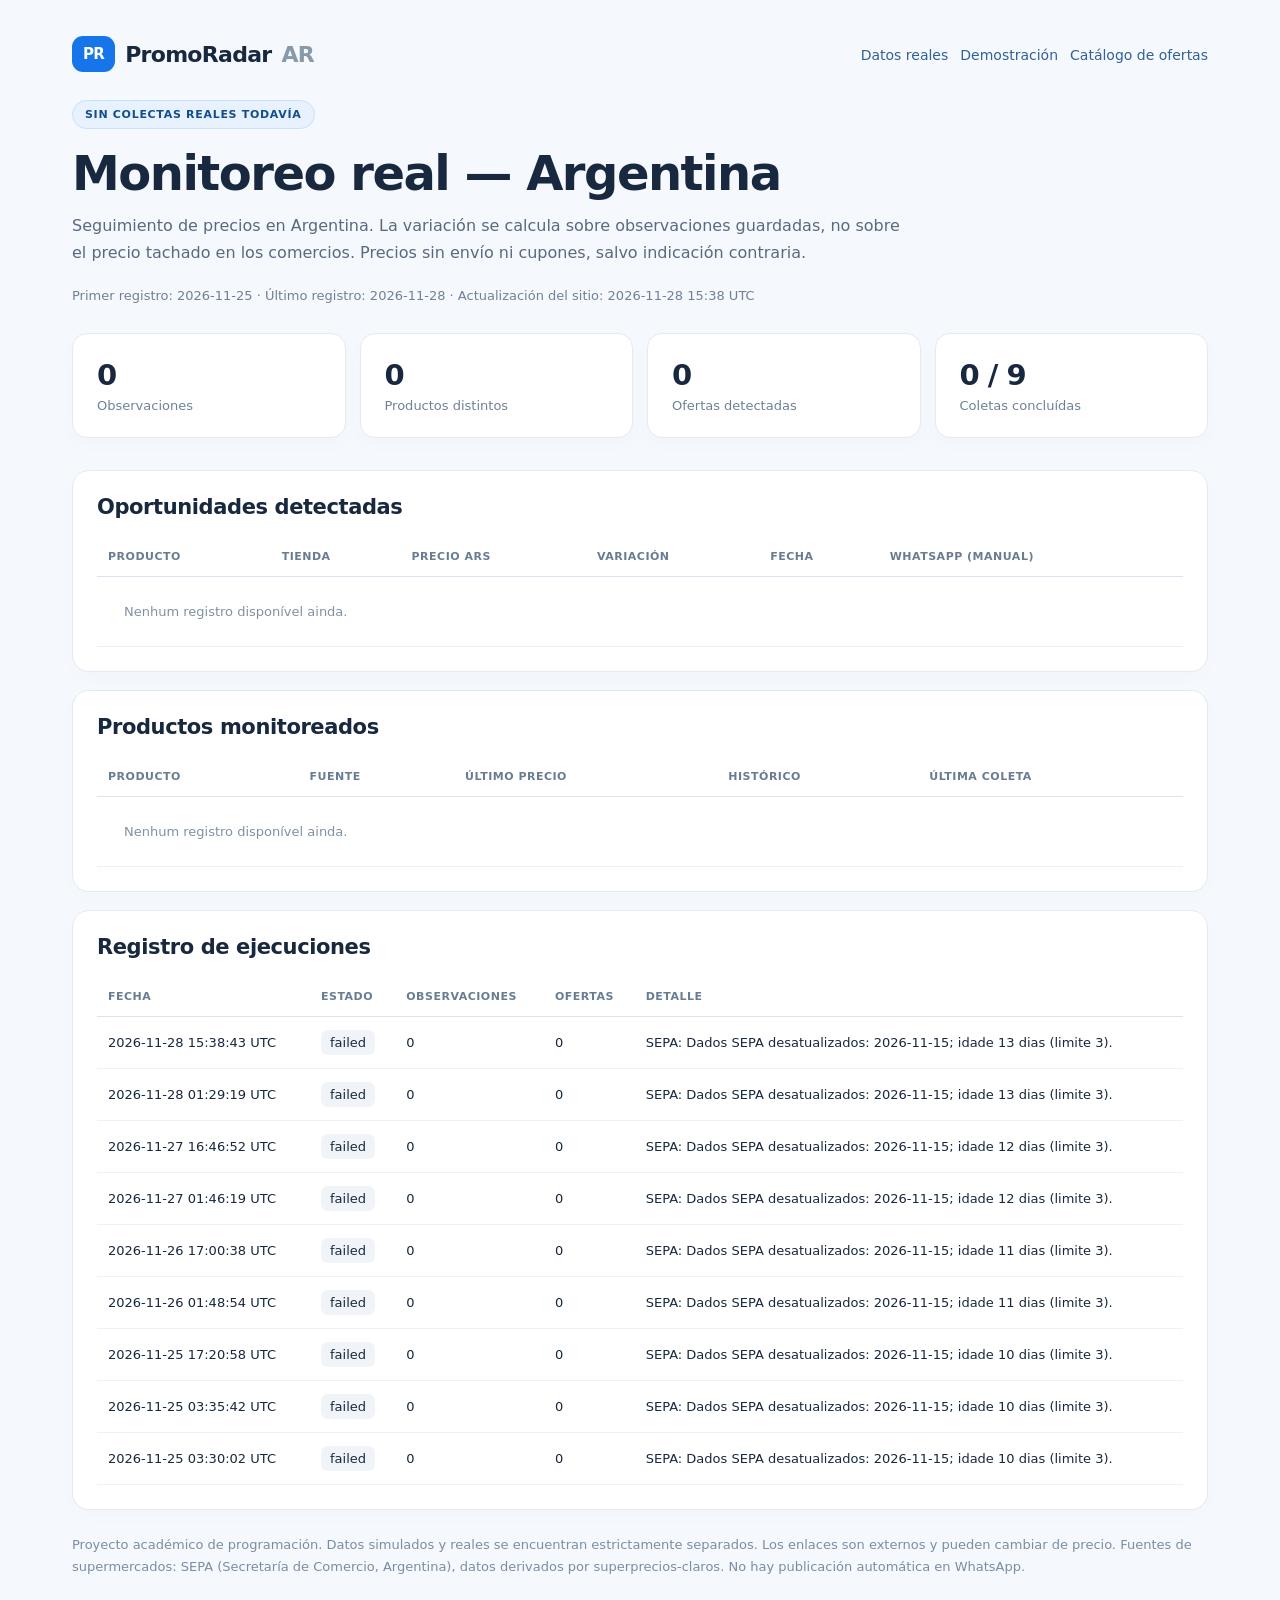
<file: docs/index.html>
<!doctype html>
<html lang="es"><head><meta charset="utf-8"><meta name="viewport" content="width=device-width, initial-scale=1">
<meta name="robots" content="noindex"><title>PromoRadar AR — Monitoreo real — Argentina</title>
<style>
:root {font-family: Inter,system-ui,-apple-system,BlinkMacSystemFont,"Segoe UI",sans-serif;color:#18283e;background:#f5f8fc}
*{box-sizing:border-box} body{margin:0} .container{max-width:1180px;margin:0 auto;padding:36px 22px 80px}
header{display:flex;align-items:center;justify-content:space-between;gap:14px;flex-wrap:wrap;margin-bottom:28px}
.brand{display:flex;align-items:center;gap:10px;font-size:22px;font-weight:780;letter-spacing:-.7px}
.mark{background:#1575e9;color:white;border-radius:11px;padding:9px 11px;font-size:15px}
nav a{color:#326197;text-decoration:none;font-size:14px;margin-left:12px}h1{letter-spacing:-1.5px;font-size:clamp(30px,4.2vw,48px);line-height:1.1;margin:0 0 12px}
h2{font-size:21px;letter-spacing:-.4px;margin:0 0 18px}.intro{max-width:830px;color:#5a6980;line-height:1.7;margin:0 0 22px}
.banner{display:inline-block;color:#124d8d;background:#e8f2ff;border:1px solid #c9e0fc;border-radius:20px;padding:7px 12px;font-weight:700;font-size:11px;letter-spacing:.7px;margin-bottom:18px}
.smallprint{font-size:13px;color:#708197;margin:8px 0 30px}.stats{display:grid;grid-template-columns:repeat(4,minmax(0,1fr));gap:14px;margin:24px 0 32px}
.stat{background:white;border:1px solid #e4eaf2;border-radius:15px;padding:24px;box-shadow:0 6px 20px #122b4805}.stat-val{font-size:29px;letter-spacing:-1px;font-weight:800}.stat-name{color:#708197;margin-top:6px;font-size:13px}
section{background:white;padding:24px;border:1px solid #e4eaf2;border-radius:17px;margin-top:18px;box-shadow:0 6px 20px #122b4804}.tbl{overflow-x:auto}table{border-collapse:collapse;width:100%;font-size:13px;text-align:left}
th{color:#697d92;font-weight:650;font-size:11px;text-transform:uppercase;letter-spacing:.5px;border-bottom:1px solid #dce5ef;padding:13px 11px;white-space:nowrap}
td{border-bottom:1px solid #edf1f6;padding:13px 11px;vertical-align:middle}td a{color:#175fae;text-decoration:none;font-weight:600}td small{color:#9caabc;display:block;margin-top:4px}
.discount{color:#167547;background:#edf9f0;padding:5px 9px;border-radius:7px;font-weight:750}.spark{width:135px;height:48px}
.copy{border:0;border-radius:8px;background:#e8f2ff;color:#1359a2;font-size:12px;padding:9px 12px;cursor:pointer;white-space:nowrap;font-weight:650}
.state{border-radius:7px;background:#f0f4f8;padding:5px 9px;display:inline-block}.empty{color:#8191a2;padding:27px}.subtle{color:#8391a2;font-size:12px}
footer{margin-top:24px;font-size:13px;color:#7b8da3;line-height:1.65}
@media (max-width:750px){.container{padding:20px 14px 40px}.stats{grid-template-columns:repeat(2,minmax(0,1fr))}.stat{padding:16px}.stat-val{font-size:24px}section{padding:18px}}
</style></head><body><div class="container"><header><div class="brand"><span class="mark">PR</span> PromoRadar <span style="color:#8899aa">AR</span></div>
<nav><a href="./index.html">Datos reales</a><a href="./demo.html">Demostración</a><a href="./catalogo.html">Catálogo de ofertas</a></nav></header>
<main><span class="banner">SIN COLECTAS REALES TODAVÍA</span><h1>Monitoreo real — Argentina</h1>
<p class="intro">Seguimiento de precios en Argentina. La variación se calcula sobre observaciones guardadas, no sobre el precio tachado en los comercios. Precios sin envío ni cupones, salvo indicación contraria.</p>
<p class="smallprint">Primer registro: 2026-11-25 · Último registro: 2026-11-28 · Actualización del sitio: 2026-11-28 15:38 UTC</p>
<div class="stats"><div class="stat"><div class="stat-val">0</div><div class="stat-name">Observaciones</div></div><div class="stat"><div class="stat-val">0</div><div class="stat-name">Productos distintos</div></div><div class="stat"><div class="stat-val">0</div><div class="stat-name">Ofertas detectadas</div></div><div class="stat"><div class="stat-val">0 / 9</div><div class="stat-name">Coletas concluídas</div></div></div>
<section><h2>Oportunidades detectadas</h2><div class="tbl"><table><thead><tr><th>Producto</th><th>Tienda</th><th>Precio ARS</th><th>Variación</th><th>Fecha</th><th>WhatsApp (manual)</th></tr></thead><tbody><tr><td colspan="6" class="empty">Nenhum registro disponível ainda.</td></tr></tbody></table></div></section>
<section><h2>Productos monitoreados</h2><div class="tbl"><table><thead><tr><th>Producto</th><th>Fuente</th><th>Último precio</th><th>Histórico</th><th>Última coleta</th></tr></thead><tbody><tr><td colspan="6" class="empty">Nenhum registro disponível ainda.</td></tr></tbody></table></div></section>
<section><h2>Registro de ejecuciones</h2><div class="tbl"><table><thead><tr><th>Fecha</th><th>Estado</th><th>Observaciones</th><th>Ofertas</th><th>Detalle</th></tr></thead><tbody><tr><td>2026-11-28 15:38:43 UTC</td><td><span class="state">failed</span></td><td>0</td><td>0</td><td>SEPA: Dados SEPA desatualizados: 2026-11-15; idade 13 dias (limite 3).</td></tr><tr><td>2026-11-28 01:29:19 UTC</td><td><span class="state">failed</span></td><td>0</td><td>0</td><td>SEPA: Dados SEPA desatualizados: 2026-11-15; idade 13 dias (limite 3).</td></tr><tr><td>2026-11-27 16:46:52 UTC</td><td><span class="state">failed</span></td><td>0</td><td>0</td><td>SEPA: Dados SEPA desatualizados: 2026-11-15; idade 12 dias (limite 3).</td></tr><tr><td>2026-11-27 01:46:19 UTC</td><td><span class="state">failed</span></td><td>0</td><td>0</td><td>SEPA: Dados SEPA desatualizados: 2026-11-15; idade 12 dias (limite 3).</td></tr><tr><td>2026-11-26 17:00:38 UTC</td><td><span class="state">failed</span></td><td>0</td><td>0</td><td>SEPA: Dados SEPA desatualizados: 2026-11-15; idade 11 dias (limite 3).</td></tr><tr><td>2026-11-26 01:48:54 UTC</td><td><span class="state">failed</span></td><td>0</td><td>0</td><td>SEPA: Dados SEPA desatualizados: 2026-11-15; idade 11 dias (limite 3).</td></tr><tr><td>2026-11-25 17:20:58 UTC</td><td><span class="state">failed</span></td><td>0</td><td>0</td><td>SEPA: Dados SEPA desatualizados: 2026-11-15; idade 10 dias (limite 3).</td></tr><tr><td>2026-11-25 03:35:42 UTC</td><td><span class="state">failed</span></td><td>0</td><td>0</td><td>SEPA: Dados SEPA desatualizados: 2026-11-15; idade 10 dias (limite 3).</td></tr><tr><td>2026-11-25 03:30:02 UTC</td><td><span class="state">failed</span></td><td>0</td><td>0</td><td>SEPA: Dados SEPA desatualizados: 2026-11-15; idade 10 dias (limite 3).</td></tr></tbody></table></div></section>
</main><footer>Proyecto académico de programación. Datos simulados y reales se encuentran estrictamente separados. Los enlaces son externos y pueden cambiar de precio. Fuentes de supermercados: SEPA (Secretaría de Comercio, Argentina), datos derivados por superprecios-claros. No hay publicación automática en WhatsApp.</footer>
</div><script>document.querySelectorAll('.copy').forEach(b=>b.addEventListener('click',async()=>{try{await navigator.clipboard.writeText(JSON.parse(b.dataset.text));b.textContent='Copiado';}catch(e){alert('Copiado no disponible; usa un navegador HTTPS.');}}));</script></body></html>
</file>
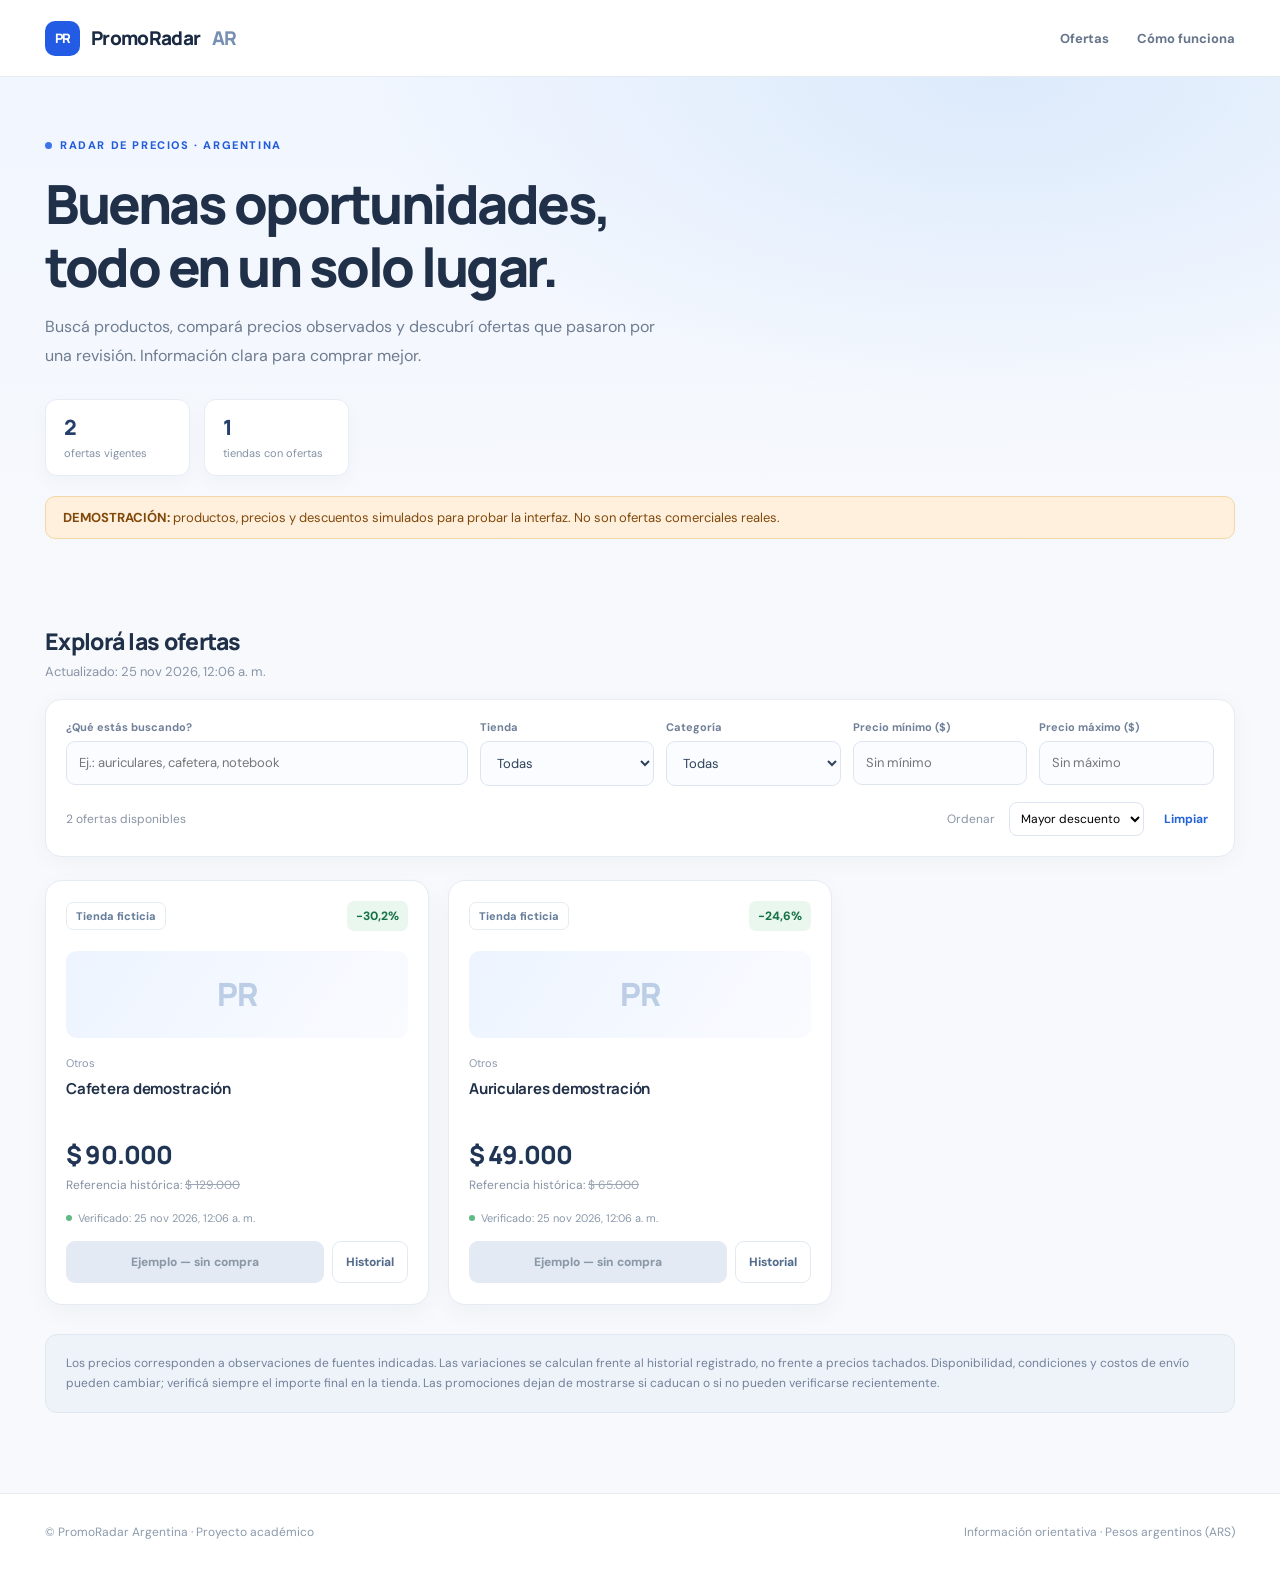
<file: docs/catalogo-demo.html>
<!doctype html>
<html lang="es-AR">
<head>
<meta charset="utf-8"><meta name="viewport" content="width=device-width,initial-scale=1">
<meta name="description" content="Explorá ofertas verificadas en tiendas y marketplaces de Argentina. Compará precios, buscá productos y consultá el historial.">
<title>PromoRadar Argentina — DEMOSTRACIÓN</title>
<link rel="stylesheet" href="./catalogo.css">
</head>
<body data-mode="demo" class="is-demo">
<header class="topbar"><div class="shell"><a href="./catalogo.html" class="brand"><span class="brandmark">PR</span>PromoRadar <span style="color:#7790b2">AR</span></a><nav><a href="#ofertas">Ofertas</a><a href="#informacion">Cómo funciona</a></nav></div></header>
<section class="hero"><div class="shell">
<p class="eyebrow">Radar de precios · Argentina</p>
<h1>Buenas oportunidades,<br>todo en un solo lugar.</h1>
<p class="lead">Buscá productos, compará precios observados y descubrí ofertas que pasaron por una revisión. Información clara para comprar mejor.</p>
<div class="heroline"><div class="hero-stat"><strong id="stat-offers">—</strong><span>ofertas vigentes</span></div><div class="hero-stat"><strong id="stat-stores">—</strong><span>tiendas con ofertas</span></div></div>
<div class="democallout" role="status"><strong>DEMOSTRACIÓN:</strong> productos, precios y descuentos simulados para probar la interfaz. No son ofertas comerciales reales.</div>
</div></section>
<main class="shell" id="ofertas"><div class="section-top"><div><h2>Explorá las ofertas</h2><p id="updated-at">Buscando datos actualizados…</p></div></div>
<div class="toolbar"><div class="filters">
<div class="control search"><label for="q">¿Qué estás buscando?</label><input id="q" type="search" placeholder="Ej.: auriculares, cafetera, notebook" autocomplete="off"></div>
<div class="control"><label for="store">Tienda</label><select id="store"><option value="">Todas</option></select></div>
<div class="control"><label for="category">Categoría</label><select id="category"><option value="">Todas</option></select></div>
<div class="control"><label for="min">Precio mínimo ($)</label><input id="min" type="number" inputmode="numeric" min="0" placeholder="Sin mínimo"></div>
<div class="control"><label for="max">Precio máximo ($)</label><input id="max" type="number" inputmode="numeric" min="0" placeholder="Sin máximo"></div>
</div><div class="toolbar-footer"><span id="result-count" aria-live="polite">Cargando ofertas…</span><div style="display:flex;gap:14px;align-items:center"><label for="sort">Ordenar</label><select id="sort" aria-label="Ordenar ofertas" style="background:#fff;border:1px solid #dde5f0;padding:7px;border-radius:8px"><option value="discount">Mayor descuento</option><option value="recent">Más recientes</option><option value="price-low">Menor precio</option><option value="price-high">Mayor precio</option></select><button class="reset" id="reset" type="button">Limpiar</button></div></div></div>
<div id="listing" class="listing" aria-live="polite"><div class="loading"><h3>Cargando catálogo…</h3><p>Estamos preparando las ofertas verificadas.</p></div></div>
<div id="informacion" class="disclosure">Los precios corresponden a observaciones de fuentes indicadas. Las variaciones se calculan frente al historial registrado, no frente a precios tachados. Disponibilidad, condiciones y costos de envío pueden cambiar; verificá siempre el importe final en la tienda. Las promociones dejan de mostrarse si caducan o si no pueden verificarse recientemente.</div>
</main>
<footer><div class="shell foot"><span>© PromoRadar Argentina · Proyecto académico</span><span>Información orientativa · Pesos argentinos (ARS)</span></div></footer>
<script src="./catalogo.js" defer></script>
</body></html>
</file>
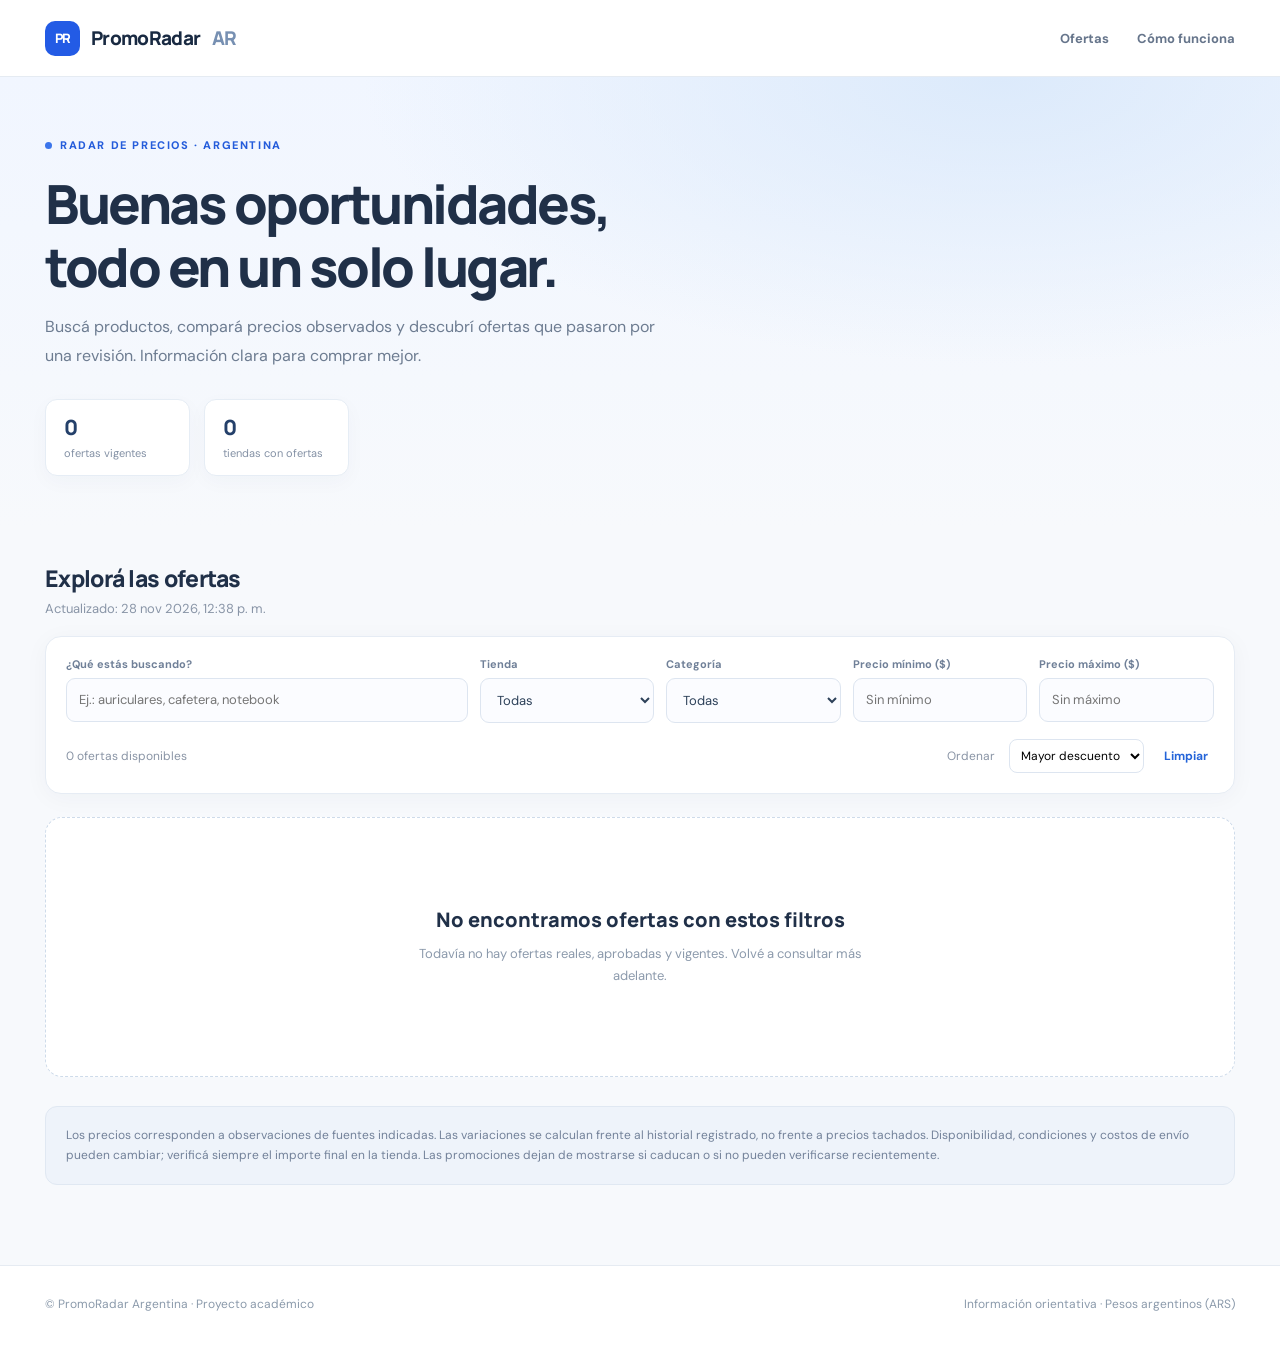
<file: docs/catalogo.html>
<!doctype html>
<html lang="es-AR">
<head>
<meta charset="utf-8"><meta name="viewport" content="width=device-width,initial-scale=1">
<meta name="description" content="Explorá ofertas verificadas en tiendas y marketplaces de Argentina. Compará precios, buscá productos y consultá el historial.">
<title>PromoRadar Argentina — Ofertas vigentes</title>
<link rel="stylesheet" href="./catalogo.css">
</head>
<body data-mode="real" class="">
<header class="topbar"><div class="shell"><a href="./catalogo.html" class="brand"><span class="brandmark">PR</span>PromoRadar <span style="color:#7790b2">AR</span></a><nav><a href="#ofertas">Ofertas</a><a href="#informacion">Cómo funciona</a></nav></div></header>
<section class="hero"><div class="shell">
<p class="eyebrow">Radar de precios · Argentina</p>
<h1>Buenas oportunidades,<br>todo en un solo lugar.</h1>
<p class="lead">Buscá productos, compará precios observados y descubrí ofertas que pasaron por una revisión. Información clara para comprar mejor.</p>
<div class="heroline"><div class="hero-stat"><strong id="stat-offers">—</strong><span>ofertas vigentes</span></div><div class="hero-stat"><strong id="stat-stores">—</strong><span>tiendas con ofertas</span></div></div>
<div class="democallout" role="status"><strong>DEMOSTRACIÓN:</strong> productos, precios y descuentos simulados para probar la interfaz. No son ofertas comerciales reales.</div>
</div></section>
<main class="shell" id="ofertas"><div class="section-top"><div><h2>Explorá las ofertas</h2><p id="updated-at">Buscando datos actualizados…</p></div></div>
<div class="toolbar"><div class="filters">
<div class="control search"><label for="q">¿Qué estás buscando?</label><input id="q" type="search" placeholder="Ej.: auriculares, cafetera, notebook" autocomplete="off"></div>
<div class="control"><label for="store">Tienda</label><select id="store"><option value="">Todas</option></select></div>
<div class="control"><label for="category">Categoría</label><select id="category"><option value="">Todas</option></select></div>
<div class="control"><label for="min">Precio mínimo ($)</label><input id="min" type="number" inputmode="numeric" min="0" placeholder="Sin mínimo"></div>
<div class="control"><label for="max">Precio máximo ($)</label><input id="max" type="number" inputmode="numeric" min="0" placeholder="Sin máximo"></div>
</div><div class="toolbar-footer"><span id="result-count" aria-live="polite">Cargando ofertas…</span><div style="display:flex;gap:14px;align-items:center"><label for="sort">Ordenar</label><select id="sort" aria-label="Ordenar ofertas" style="background:#fff;border:1px solid #dde5f0;padding:7px;border-radius:8px"><option value="discount">Mayor descuento</option><option value="recent">Más recientes</option><option value="price-low">Menor precio</option><option value="price-high">Mayor precio</option></select><button class="reset" id="reset" type="button">Limpiar</button></div></div></div>
<div id="listing" class="listing" aria-live="polite"><div class="loading"><h3>Cargando catálogo…</h3><p>Estamos preparando las ofertas verificadas.</p></div></div>
<div id="informacion" class="disclosure">Los precios corresponden a observaciones de fuentes indicadas. Las variaciones se calculan frente al historial registrado, no frente a precios tachados. Disponibilidad, condiciones y costos de envío pueden cambiar; verificá siempre el importe final en la tienda. Las promociones dejan de mostrarse si caducan o si no pueden verificarse recientemente.</div>
</main>
<footer><div class="shell foot"><span>© PromoRadar Argentina · Proyecto académico</span><span>Información orientativa · Pesos argentinos (ARS)</span></div></footer>
<script src="./catalogo.js" defer></script>
</body></html>
</file>
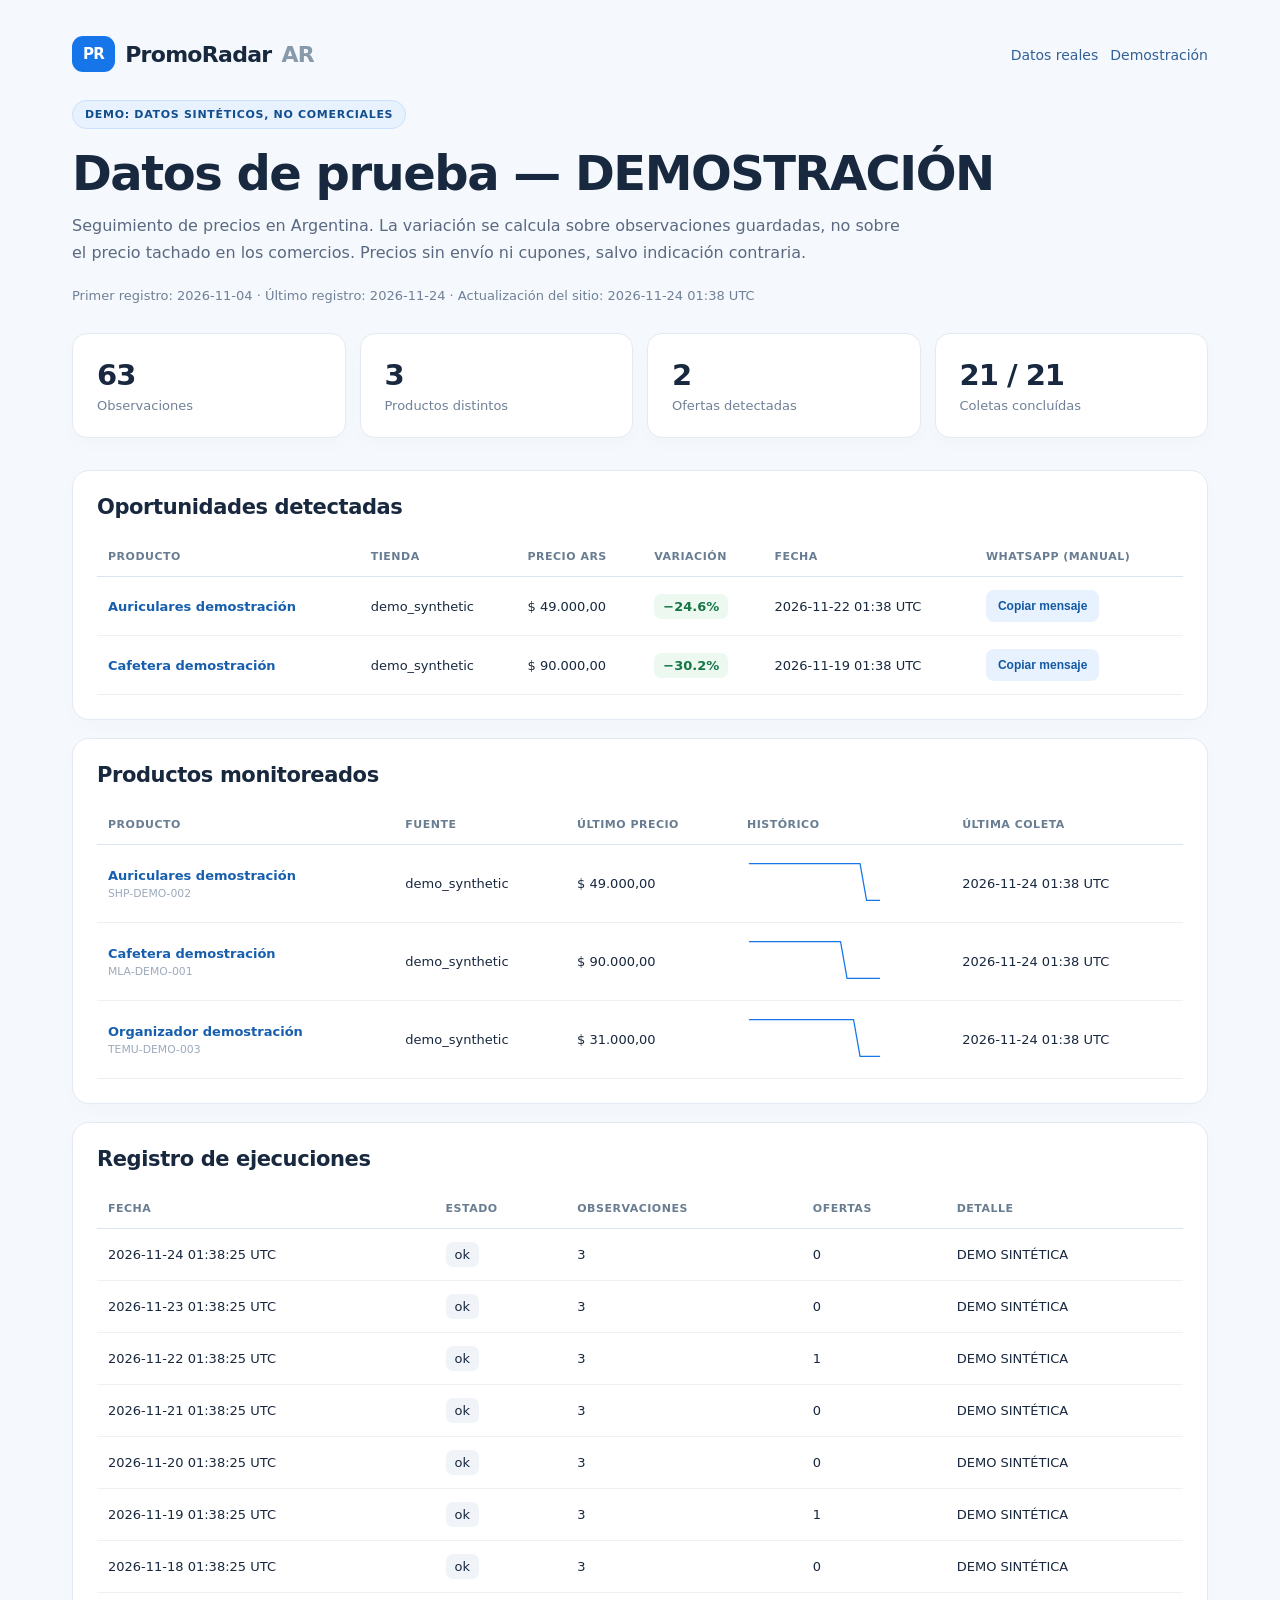
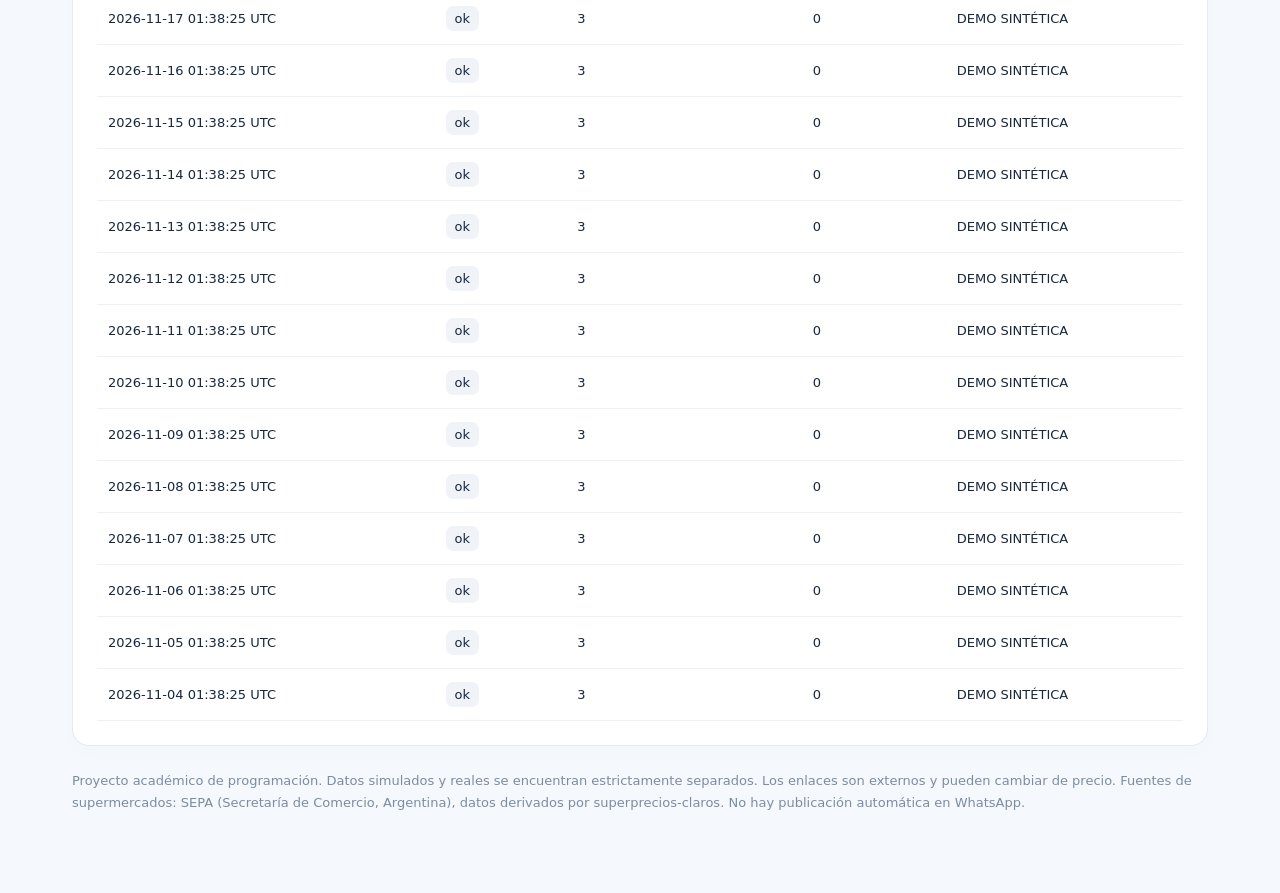
<file: docs/demo.html>
<!doctype html>
<html lang="es"><head><meta charset="utf-8"><meta name="viewport" content="width=device-width, initial-scale=1">
<meta name="robots" content="noindex"><title>PromoRadar AR — Datos de prueba — DEMOSTRACIÓN</title>
<style>
:root {font-family: Inter,system-ui,-apple-system,BlinkMacSystemFont,"Segoe UI",sans-serif;color:#18283e;background:#f5f8fc}
*{box-sizing:border-box} body{margin:0} .container{max-width:1180px;margin:0 auto;padding:36px 22px 80px}
header{display:flex;align-items:center;justify-content:space-between;gap:14px;flex-wrap:wrap;margin-bottom:28px}
.brand{display:flex;align-items:center;gap:10px;font-size:22px;font-weight:780;letter-spacing:-.7px}
.mark{background:#1575e9;color:white;border-radius:11px;padding:9px 11px;font-size:15px}
nav a{color:#326197;text-decoration:none;font-size:14px;margin-left:12px}h1{letter-spacing:-1.5px;font-size:clamp(30px,4.2vw,48px);line-height:1.1;margin:0 0 12px}
h2{font-size:21px;letter-spacing:-.4px;margin:0 0 18px}.intro{max-width:830px;color:#5a6980;line-height:1.7;margin:0 0 22px}
.banner{display:inline-block;color:#124d8d;background:#e8f2ff;border:1px solid #c9e0fc;border-radius:20px;padding:7px 12px;font-weight:700;font-size:11px;letter-spacing:.7px;margin-bottom:18px}
.smallprint{font-size:13px;color:#708197;margin:8px 0 30px}.stats{display:grid;grid-template-columns:repeat(4,minmax(0,1fr));gap:14px;margin:24px 0 32px}
.stat{background:white;border:1px solid #e4eaf2;border-radius:15px;padding:24px;box-shadow:0 6px 20px #122b4805}.stat-val{font-size:29px;letter-spacing:-1px;font-weight:800}.stat-name{color:#708197;margin-top:6px;font-size:13px}
section{background:white;padding:24px;border:1px solid #e4eaf2;border-radius:17px;margin-top:18px;box-shadow:0 6px 20px #122b4804}.tbl{overflow-x:auto}table{border-collapse:collapse;width:100%;font-size:13px;text-align:left}
th{color:#697d92;font-weight:650;font-size:11px;text-transform:uppercase;letter-spacing:.5px;border-bottom:1px solid #dce5ef;padding:13px 11px;white-space:nowrap}
td{border-bottom:1px solid #edf1f6;padding:13px 11px;vertical-align:middle}td a{color:#175fae;text-decoration:none;font-weight:600}td small{color:#9caabc;display:block;margin-top:4px}
.discount{color:#167547;background:#edf9f0;padding:5px 9px;border-radius:7px;font-weight:750}.spark{width:135px;height:48px}
.copy{border:0;border-radius:8px;background:#e8f2ff;color:#1359a2;font-size:12px;padding:9px 12px;cursor:pointer;white-space:nowrap;font-weight:650}
.state{border-radius:7px;background:#f0f4f8;padding:5px 9px;display:inline-block}.empty{color:#8191a2;padding:27px}.subtle{color:#8391a2;font-size:12px}
footer{margin-top:24px;font-size:13px;color:#7b8da3;line-height:1.65}
@media (max-width:750px){.container{padding:20px 14px 40px}.stats{grid-template-columns:repeat(2,minmax(0,1fr))}.stat{padding:16px}.stat-val{font-size:24px}section{padding:18px}}
</style></head><body><div class="container"><header><div class="brand"><span class="mark">PR</span> PromoRadar <span style="color:#8899aa">AR</span></div>
<nav><a href="./index.html">Datos reales</a><a href="./demo.html">Demostración</a></nav></header>
<main><span class="banner">DEMO: DATOS SINTÉTICOS, NO COMERCIALES</span><h1>Datos de prueba — DEMOSTRACIÓN</h1>
<p class="intro">Seguimiento de precios en Argentina. La variación se calcula sobre observaciones guardadas, no sobre el precio tachado en los comercios. Precios sin envío ni cupones, salvo indicación contraria.</p>
<p class="smallprint">Primer registro: 2026-11-04 · Último registro: 2026-11-24 · Actualización del sitio: 2026-11-24 01:38 UTC</p>
<div class="stats"><div class="stat"><div class="stat-val">63</div><div class="stat-name">Observaciones</div></div><div class="stat"><div class="stat-val">3</div><div class="stat-name">Productos distintos</div></div><div class="stat"><div class="stat-val">2</div><div class="stat-name">Ofertas detectadas</div></div><div class="stat"><div class="stat-val">21 / 21</div><div class="stat-name">Coletas concluídas</div></div></div>
<section><h2>Oportunidades detectadas</h2><div class="tbl"><table><thead><tr><th>Producto</th><th>Tienda</th><th>Precio ARS</th><th>Variación</th><th>Fecha</th><th>WhatsApp (manual)</th></tr></thead><tbody><tr><td><a href="https://example.org/demonstracion" target="_blank" rel="noopener noreferrer">Auriculares demostración</a></td><td>demo_synthetic</td><td>$ 49.000,00</td><td><span class="discount">−24.6%</span></td><td>2026-11-22 01:38 UTC</td><td><button class="copy" data-text="&quot;OFERTA PARA REVISAR: Auriculares demostración\nPrecio observado: $ 49.000,00 ARS\nBaja frente a mediana registrada: 24.62%\nVerificar precio, stock y envío antes de comprar.\nhttps://example.org/demonstracion&quot;">Copiar mensaje</button></td></tr><tr><td><a href="https://example.org/demonstracion" target="_blank" rel="noopener noreferrer">Cafetera demostración</a></td><td>demo_synthetic</td><td>$ 90.000,00</td><td><span class="discount">−30.2%</span></td><td>2026-11-19 01:38 UTC</td><td><button class="copy" data-text="&quot;OFERTA PARA REVISAR: Cafetera demostración\nPrecio observado: $ 90.000,00 ARS\nBaja frente a mediana registrada: 30.23%\nVerificar precio, stock y envío antes de comprar.\nhttps://example.org/demonstracion&quot;">Copiar mensaje</button></td></tr></tbody></table></div></section>
<section><h2>Productos monitoreados</h2><div class="tbl"><table><thead><tr><th>Producto</th><th>Fuente</th><th>Último precio</th><th>Histórico</th><th>Última coleta</th></tr></thead><tbody><tr><td><a href="https://example.org/demonstracion" target="_blank" rel="noopener noreferrer">Auriculares demostración</a><small>SHP-DEMO-002</small></td><td>demo_synthetic</td><td>$ 49.000,00</td><td><svg role="img" aria-label="Evolución de precios" viewBox="0 0 280 88" class="spark"><polyline points="5.0,6.0 18.5,6.0 32.0,6.0 45.5,6.0 59.0,6.0 72.5,6.0 86.0,6.0 99.5,6.0 113.0,6.0 126.5,6.0 140.0,6.0 153.5,6.0 167.0,6.0 180.5,6.0 194.0,6.0 207.5,6.0 221.0,6.0 234.5,6.0 248.0,82.0 261.5,82.0 275.0,82.0" fill="none" stroke="#1575e9" stroke-width="2.6" stroke-linejoin="round" stroke-linecap="round"/></svg></td><td>2026-11-24 01:38 UTC</td></tr><tr><td><a href="https://example.org/demonstracion" target="_blank" rel="noopener noreferrer">Cafetera demostración</a><small>MLA-DEMO-001</small></td><td>demo_synthetic</td><td>$ 90.000,00</td><td><svg role="img" aria-label="Evolución de precios" viewBox="0 0 280 88" class="spark"><polyline points="5.0,6.0 18.5,6.0 32.0,6.0 45.5,6.0 59.0,6.0 72.5,6.0 86.0,6.0 99.5,6.0 113.0,6.0 126.5,6.0 140.0,6.0 153.5,6.0 167.0,6.0 180.5,6.0 194.0,6.0 207.5,82.0 221.0,82.0 234.5,82.0 248.0,82.0 261.5,82.0 275.0,82.0" fill="none" stroke="#1575e9" stroke-width="2.6" stroke-linejoin="round" stroke-linecap="round"/></svg></td><td>2026-11-24 01:38 UTC</td></tr><tr><td><a href="https://example.org/demonstracion" target="_blank" rel="noopener noreferrer">Organizador demostración</a><small>TEMU-DEMO-003</small></td><td>demo_synthetic</td><td>$ 31.000,00</td><td><svg role="img" aria-label="Evolución de precios" viewBox="0 0 280 88" class="spark"><polyline points="5.0,6.0 18.5,6.0 32.0,6.0 45.5,6.0 59.0,6.0 72.5,6.0 86.0,6.0 99.5,6.0 113.0,6.0 126.5,6.0 140.0,6.0 153.5,6.0 167.0,6.0 180.5,6.0 194.0,6.0 207.5,6.0 221.0,6.0 234.5,82.0 248.0,82.0 261.5,82.0 275.0,82.0" fill="none" stroke="#1575e9" stroke-width="2.6" stroke-linejoin="round" stroke-linecap="round"/></svg></td><td>2026-11-24 01:38 UTC</td></tr></tbody></table></div></section>
<section><h2>Registro de ejecuciones</h2><div class="tbl"><table><thead><tr><th>Fecha</th><th>Estado</th><th>Observaciones</th><th>Ofertas</th><th>Detalle</th></tr></thead><tbody><tr><td>2026-11-24 01:38:25 UTC</td><td><span class="state">ok</span></td><td>3</td><td>0</td><td>DEMO SINTÉTICA</td></tr><tr><td>2026-11-23 01:38:25 UTC</td><td><span class="state">ok</span></td><td>3</td><td>0</td><td>DEMO SINTÉTICA</td></tr><tr><td>2026-11-22 01:38:25 UTC</td><td><span class="state">ok</span></td><td>3</td><td>1</td><td>DEMO SINTÉTICA</td></tr><tr><td>2026-11-21 01:38:25 UTC</td><td><span class="state">ok</span></td><td>3</td><td>0</td><td>DEMO SINTÉTICA</td></tr><tr><td>2026-11-20 01:38:25 UTC</td><td><span class="state">ok</span></td><td>3</td><td>0</td><td>DEMO SINTÉTICA</td></tr><tr><td>2026-11-19 01:38:25 UTC</td><td><span class="state">ok</span></td><td>3</td><td>1</td><td>DEMO SINTÉTICA</td></tr><tr><td>2026-11-18 01:38:25 UTC</td><td><span class="state">ok</span></td><td>3</td><td>0</td><td>DEMO SINTÉTICA</td></tr><tr><td>2026-11-17 01:38:25 UTC</td><td><span class="state">ok</span></td><td>3</td><td>0</td><td>DEMO SINTÉTICA</td></tr><tr><td>2026-11-16 01:38:25 UTC</td><td><span class="state">ok</span></td><td>3</td><td>0</td><td>DEMO SINTÉTICA</td></tr><tr><td>2026-11-15 01:38:25 UTC</td><td><span class="state">ok</span></td><td>3</td><td>0</td><td>DEMO SINTÉTICA</td></tr><tr><td>2026-11-14 01:38:25 UTC</td><td><span class="state">ok</span></td><td>3</td><td>0</td><td>DEMO SINTÉTICA</td></tr><tr><td>2026-11-13 01:38:25 UTC</td><td><span class="state">ok</span></td><td>3</td><td>0</td><td>DEMO SINTÉTICA</td></tr><tr><td>2026-11-12 01:38:25 UTC</td><td><span class="state">ok</span></td><td>3</td><td>0</td><td>DEMO SINTÉTICA</td></tr><tr><td>2026-11-11 01:38:25 UTC</td><td><span class="state">ok</span></td><td>3</td><td>0</td><td>DEMO SINTÉTICA</td></tr><tr><td>2026-11-10 01:38:25 UTC</td><td><span class="state">ok</span></td><td>3</td><td>0</td><td>DEMO SINTÉTICA</td></tr><tr><td>2026-11-09 01:38:25 UTC</td><td><span class="state">ok</span></td><td>3</td><td>0</td><td>DEMO SINTÉTICA</td></tr><tr><td>2026-11-08 01:38:25 UTC</td><td><span class="state">ok</span></td><td>3</td><td>0</td><td>DEMO SINTÉTICA</td></tr><tr><td>2026-11-07 01:38:25 UTC</td><td><span class="state">ok</span></td><td>3</td><td>0</td><td>DEMO SINTÉTICA</td></tr><tr><td>2026-11-06 01:38:25 UTC</td><td><span class="state">ok</span></td><td>3</td><td>0</td><td>DEMO SINTÉTICA</td></tr><tr><td>2026-11-05 01:38:25 UTC</td><td><span class="state">ok</span></td><td>3</td><td>0</td><td>DEMO SINTÉTICA</td></tr><tr><td>2026-11-04 01:38:25 UTC</td><td><span class="state">ok</span></td><td>3</td><td>0</td><td>DEMO SINTÉTICA</td></tr></tbody></table></div></section>
</main><footer>Proyecto académico de programación. Datos simulados y reales se encuentran estrictamente separados. Los enlaces son externos y pueden cambiar de precio. Fuentes de supermercados: SEPA (Secretaría de Comercio, Argentina), datos derivados por superprecios-claros. No hay publicación automática en WhatsApp.</footer>
</div><script>document.querySelectorAll('.copy').forEach(b=>b.addEventListener('click',async()=>{try{await navigator.clipboard.writeText(JSON.parse(b.dataset.text));b.textContent='Copiado';}catch(e){alert('Copiado no disponible; usa un navegador HTTPS.');}}));</script></body></html>
</file>
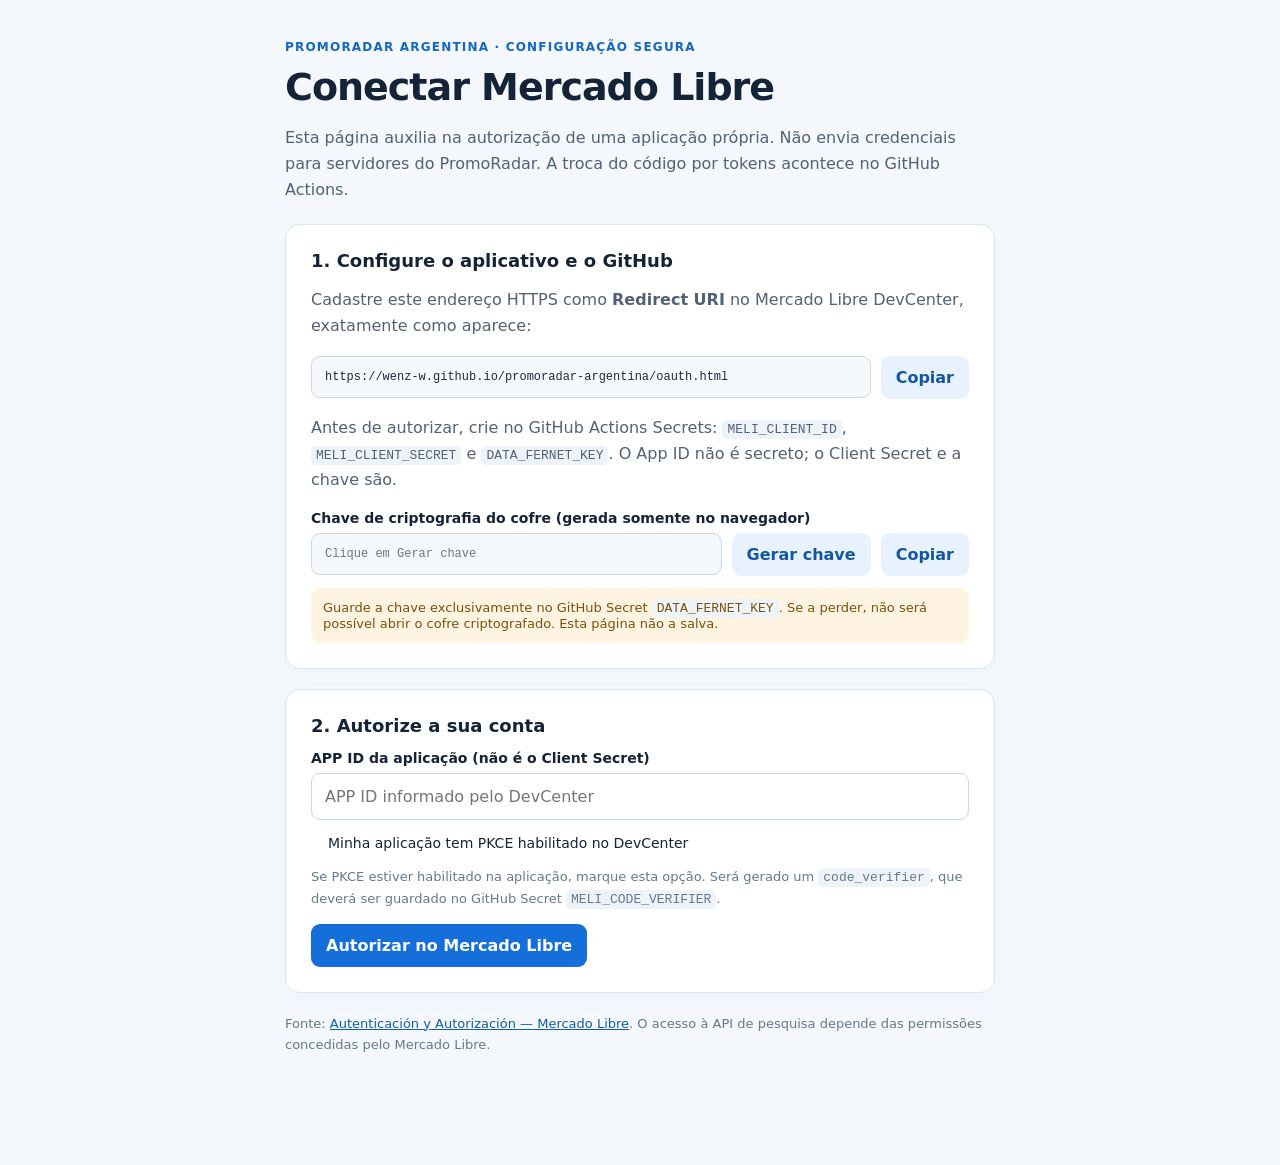
<file: docs/oauth.html>
<!doctype html>
<html lang="pt-BR">
<head>
  <meta charset="utf-8">
  <meta name="viewport" content="width=device-width,initial-scale=1">
  <meta name="referrer" content="no-referrer">
  <meta name="robots" content="noindex,nofollow">
  <title>PromoRadar — Autorizar Mercado Libre</title>
  <style>
    :root {font-family:Inter,system-ui,-apple-system,"Segoe UI",sans-serif;color:#142338;background:#f4f7fb}
    *{box-sizing:border-box}body{margin:0}.wrap{max-width:750px;margin:40px auto;padding:0 20px 60px}
    h1{font-size:clamp(26px,4vw,38px);letter-spacing:-1px;line-height:1.12;margin:12px 0}h2{font-size:18px;margin:0 0 10px}
    p,li{line-height:1.65;color:#526178}.muted{color:#65788f;font-size:13px}.eyebrow{font-weight:750;font-size:12px;color:#1367c6;letter-spacing:.1em}
    .card{padding:25px;border:1px solid #dce5ef;background:white;border-radius:15px;margin:20px 0;box-shadow:0 5px 25px #14233806}
    label{font-weight:650;font-size:14px;display:block;margin:14px 0 7px}input[type=text]{width:100%;border:1px solid #cbd6e4;padding:13px;border-radius:9px;font:inherit;color:#192b43}
    input[readonly]{background:#f5f8fb;font-family:ui-monospace,monospace;font-size:12px}
    button{border:0;border-radius:9px;padding:12px 15px;background:#146fdb;color:#fff;font:inherit;font-weight:700;cursor:pointer}
    button.secondary{background:#e8f2ff;color:#1357a1}button:disabled{opacity:.5;cursor:not-allowed}
    .line{display:flex;gap:10px;align-items:center;flex-wrap:wrap}.line input{flex:1;min-width:180px}.line input[type=checkbox]{min-width:0;flex:0}
    code{background:#eef3fa;padding:2px 5px;border-radius:5px;overflow-wrap:anywhere}.msg{padding:12px;border-radius:9px;background:#eaf5ee;color:#1d603e;font-size:13px;margin-top:12px}.warn{background:#fff4e2;color:#7b500d}
    .hidden{display:none}a{color:#105eaf}.steps{padding-left:19px;margin:12px 0}
    @media(max-width:500px){.wrap{margin-top:20px}.card{padding:18px}}
  </style>
</head>
<body><main class="wrap">
  <div class="eyebrow">PROMORADAR ARGENTINA · CONFIGURAÇÃO SEGURA</div>
  <h1>Conectar Mercado Libre</h1>
  <p>Esta página auxilia na autorização de uma aplicação própria. Não envia credenciais para servidores do PromoRadar. A troca do código por tokens acontece no GitHub Actions.</p>
  <div class="card">
    <h2>1. Configure o aplicativo e o GitHub</h2>
    <p>Cadastre este endereço HTTPS como <strong>Redirect URI</strong> no Mercado Libre DevCenter, exatamente como aparece:</p>
    <div class="line"><input id="redirect" type="text" readonly value="https://wenz-w.github.io/promoradar-argentina/oauth.html"><button class="secondary" data-copy="redirect" type="button">Copiar</button></div>
    <p>Antes de autorizar, crie no GitHub Actions Secrets: <code>MELI_CLIENT_ID</code>, <code>MELI_CLIENT_SECRET</code> e <code>DATA_FERNET_KEY</code>. O App ID não é secreto; o Client Secret e a chave são.</p>
    <label for="fernet">Chave de criptografia do cofre (gerada somente no navegador)</label>
    <div class="line"><input id="fernet" type="text" readonly placeholder="Clique em Gerar chave"><button class="secondary" id="generate-key" type="button">Gerar chave</button><button class="secondary" data-copy="fernet" type="button">Copiar</button></div>
    <div class="msg warn">Guarde a chave exclusivamente no GitHub Secret <code>DATA_FERNET_KEY</code>. Se a perder, não será possível abrir o cofre criptografado. Esta página não a salva.</div>
  </div>
  <div class="card" id="start">
    <h2>2. Autorize a sua conta</h2>
    <label for="client-id">APP ID da aplicação (não é o Client Secret)</label>
    <input id="client-id" type="text" inputmode="numeric" placeholder="APP ID informado pelo DevCenter" autocomplete="off">
    <label class="line" style="font-weight:400"><input type="checkbox" id="pkce"> Minha aplicação tem PKCE habilitado no DevCenter</label>
    <p class="muted">Se PKCE estiver habilitado na aplicação, marque esta opção. Será gerado um <code>code_verifier</code>, que deverá ser guardado no GitHub Secret <code>MELI_CODE_VERIFIER</code>.</p>
    <button id="authorize" type="button">Autorizar no Mercado Libre</button>
    <div id="start-msg" class="msg warn hidden" role="status"></div>
  </div>
  <div class="card hidden" id="return">
    <h2>3. Código retornado pelo Mercado Libre</h2>
    <p id="auth-status"></p>
    <div id="code-fields" class="hidden">
      <label for="authcode">Authorization code — crie/atualize o GitHub Secret <code>MELI_AUTH_CODE</code></label>
      <div class="line"><input id="authcode" type="text" readonly><button class="secondary" data-copy="authcode" type="button">Copiar código</button></div>
      <div id="verifier-section" class="hidden">
        <label for="verifier">PKCE code_verifier — crie/atualize o Secret <code>MELI_CODE_VERIFIER</code></label>
        <div class="line"><input id="verifier" type="text" readonly><button class="secondary" data-copy="verifier" type="button">Copiar verifier</button></div>
      </div>
      <p>Depois de configurar os Secrets, execute <a href="https://github.com/Wenz-W/promoradar-argentina/actions/workflows/conectar-meli.yml">Actions → Conectar Mercado Libre (OAuth seguro) → Run workflow</a> na branch <code>main</code>.</p>
      <div class="msg warn">O código de autorização é temporário e de uso único. Não o compartilhe em chats, issues ou commits. Apague os Secrets temporários <code>MELI_AUTH_CODE</code> e <code>MELI_CODE_VERIFIER</code> depois do sucesso.</div>
    </div>
  </div>
  <p class="muted">Fonte: <a href="https://developers.mercadolibre.com.ar/es_ar/autenticacion-y-autorizacion/" rel="noreferrer">Autenticación y Autorización — Mercado Libre</a>. O acesso à API de pesquisa depende das permissões concedidas pelo Mercado Libre.</p>
</main>
<script>
(() => {
'use strict';
const CALLBACK = 'https://wenz-w.github.io/promoradar-argentina/oauth.html';
const $ = id => document.getElementById(id);
const base64url = bytes => btoa(String.fromCharCode(...bytes)).replaceAll('+','-').replaceAll('/','_').replaceAll('=','');
const random = n => {const a=new Uint8Array(n); crypto.getRandomValues(a); return base64url(a);};
const message = text => { $('start-msg').textContent=text; $('start-msg').classList.remove('hidden'); };
$('generate-key').addEventListener('click', () => { $('fernet').value = random(32); });
document.querySelectorAll('[data-copy]').forEach(btn => btn.addEventListener('click', async () => {
  const input = $(btn.dataset.copy);
  if(!input.value) return;
  try{ await navigator.clipboard.writeText(input.value); btn.textContent='Copiado'; }
  catch(e){ input.select(); document.execCommand('copy'); btn.textContent='Copiado'; }
}));
$('authorize').addEventListener('click',async () => {
  if (window.location.origin + window.location.pathname !== CALLBACK) { message('Ative GitHub Pages e abra esta página pelo endereço HTTPS exato antes de autorizar.'); return; }
  const appId = $('client-id').value.trim();
  if (!/^[0-9]+$/.test(appId)) { message('Informe o APP ID numérico do Mercado Libre DevCenter.'); return; }
  const state = random(32);
  sessionStorage.setItem('pr_meli_oauth_state', state);
  const params = new URLSearchParams({response_type:'code', client_id:appId, redirect_uri:CALLBACK, state});
  if($('pkce').checked) {
    const verifier=random(64);
    sessionStorage.setItem('pr_meli_oauth_verifier',verifier);
    const hash=await crypto.subtle.digest('SHA-256',new TextEncoder().encode(verifier));
    params.set('code_challenge', base64url(new Uint8Array(hash)));
    params.set('code_challenge_method','S256');
  } else { sessionStorage.removeItem('pr_meli_oauth_verifier'); }
  window.location.assign('https://auth.mercadolibre.com.ar/authorization?' + params.toString());
});
const qs=new URLSearchParams(location.search);
if(qs.has('code') || qs.has('error')) {
  const code=qs.get('code'), state=qs.get('state'), expected=sessionStorage.getItem('pr_meli_oauth_state');
  $('return').classList.remove('hidden');
  if(qs.has('error')) {$('auth-status').textContent='O Mercado Libre não autorizou o acesso. Confira as permissões do aplicativo.';}
  else if(!state || !expected || state!==expected) {$('auth-status').textContent='Validação de segurança (state) falhou. Recomece o fluxo nesta mesma aba.';}
  else if(!code) {$('auth-status').textContent='Código de autorização ausente. Reinicie o fluxo.';}
  else {
    $('auth-status').textContent='Código de autorização recebido e state validado. Configure os Secrets imediatamente.';
    $('authcode').value=code;
    const verifier=sessionStorage.getItem('pr_meli_oauth_verifier');
    if(verifier){$('verifier').value=verifier;$('verifier-section').classList.remove('hidden');}
    $('code-fields').classList.remove('hidden');
    sessionStorage.removeItem('pr_meli_oauth_state');
    sessionStorage.removeItem('pr_meli_oauth_verifier');
  }
  history.replaceState(null,'',location.pathname);
}
})();
</script></body></html>
</file>
<file: docs/catalogo.css>
@import url('https://fonts.googleapis.com/css2?family=DM+Sans:wght@400;500;600;700&family=Manrope:wght@400;500;600;700;800&display=swap');
:root{font-family:'DM Sans',system-ui,-apple-system,'Segoe UI',sans-serif;color:#203048;background:#f7f9fc;font-synthesis:none}
*{box-sizing:border-box}body{margin:0;min-height:100vh}a{color:inherit}button,input,select{font:inherit}button{cursor:pointer}
.shell{width:min(1190px,calc(100% - 48px));margin:auto}.topbar{background:#fff;border-bottom:1px solid #e5ebf2;position:sticky;top:0;z-index:8}
.topbar .shell{min-height:76px;display:flex;align-items:center;justify-content:space-between;gap:24px}.brand{display:flex;align-items:center;gap:11px;font-family:Manrope,sans-serif;font-size:19px;letter-spacing:-.65px;font-weight:800;text-decoration:none;color:#192a42}.brandmark{display:grid;place-items:center;height:35px;width:35px;border-radius:10px;background:#235be5;color:white;font-size:13px;letter-spacing:-.5px}
nav{display:flex;gap:28px}nav a{font-size:13px;color:#66758b;text-decoration:none;font-weight:700}nav a:hover{color:#235be5}
.hero{background:radial-gradient(ellipse at 78% 0%,#dceafb 0,transparent 45%),linear-gradient(180deg,#f1f6ff 0%,#f7f9fc 100%);padding:61px 0 52px}
.eyebrow{display:flex;align-items:center;gap:8px;margin:0 0 20px;font-size:11px;letter-spacing:1.6px;font-weight:800;text-transform:uppercase;color:#245cdb}.eyebrow:before{content:'';display:block;height:7px;width:7px;background:#3b75eb;border-radius:50%}
h1{font-family:Manrope,sans-serif;font-weight:800;font-size:clamp(32px,5vw,54px);letter-spacing:-2.5px;line-height:1.17;margin:0 0 15px;max-width:750px}
.hero p.lead{font-size:16px;line-height:1.8;color:#6d7c91;max-width:620px;margin:0}.heroline{display:flex;align-items:center;gap:14px;flex-wrap:wrap;margin-top:28px}
.hero-stat{background:#fff;border:1px solid #e6edf5;border-radius:12px;padding:13px 18px;min-width:145px;box-shadow:0 6px 20px #23365608}.hero-stat strong{display:block;font:800 21px Manrope,sans-serif;color:#24406a}.hero-stat span{font-size:11px;color:#8491a5}
.democallout{display:none;background:#fff0dd;color:#80480a;padding:12px 17px;border:1px solid #f3d7a8;border-radius:10px;margin-top:20px;font-size:13px}.is-demo .democallout{display:block}
main{padding:34px 0 80px}.section-top{display:flex;align-items:end;justify-content:space-between;gap:20px;margin-bottom:19px}.section-top h2{font:800 23px Manrope,sans-serif;letter-spacing:-.7px;margin:0 0 6px}.section-top p{margin:0;color:#8995a7;font-size:13px}
.toolbar{background:#fff;border:1px solid #e6ecf4;border-radius:16px;padding:20px;box-shadow:0 4px 24px #1e37500a;margin-bottom:23px}.filters{display:grid;grid-template-columns:2.3fr 1fr 1fr 1fr 1fr;gap:12px}
.control{display:flex;flex-direction:column;gap:7px;min-width:0}.control label{font-size:11px;color:#708098;font-weight:700}.control input,.control select{width:100%;background:#fbfcff;border:1px solid #dde5f0;border-radius:9px;padding:12px 12px;outline:none;color:#2d4159;font-size:13px;min-height:44px}
.control input:focus,.control select:focus{border-color:#3a73e4;box-shadow:0 0 0 3px #dfeaff}.toolbar-footer{display:flex;justify-content:space-between;align-items:center;gap:14px;margin-top:16px;font-size:12px;color:#8994a5}.reset{background:none;border:none;color:#2464d9;font-weight:700;padding:6px}
.listing{display:grid;grid-template-columns:repeat(3,minmax(0,1fr));gap:19px}.offer-card{display:flex;flex-direction:column;min-width:0;min-height:328px;background:#fff;border:1px solid #e5ebf3;border-radius:17px;overflow:hidden;box-shadow:0 8px 26px #1b33500a;transition:transform .15s ease,box-shadow .15s ease}.offer-card:hover{transform:translateY(-2px);box-shadow:0 16px 35px #20345012}
.card-top{padding:20px 20px 0;display:flex;align-items:center;justify-content:space-between;gap:10px}.store-pill{border:1px solid #e3ebf3;border-radius:7px;color:#657d9a;font-size:11px;font-weight:800;padding:6px 9px;max-width:64%;text-overflow:ellipsis;overflow:hidden;white-space:nowrap}.discount{font-weight:800;color:#187247;background:#e9f7ee;border-radius:7px;padding:7px 9px;font-size:12px;white-space:nowrap}
.product-art{margin:20px 20px 0;height:87px;background:linear-gradient(125deg,#edf4ff,#fafbff);border-radius:11px;display:flex;align-items:center;justify-content:center;color:#7194c6;font:800 32px Manrope,sans-serif;letter-spacing:-1px}.product-art:before{content:'PR';opacity:.42}
.card-content{padding:18px 20px 21px;display:flex;flex-direction:column;flex:1}.category{font-size:11px;color:#8b99ad;margin-bottom:8px;white-space:nowrap;overflow:hidden;text-overflow:ellipsis}.offer-title{font:700 15px/1.5 Manrope,sans-serif;letter-spacing:-.25px;min-height:45px;margin:0 0 14px;display:-webkit-box;-webkit-line-clamp:2;-webkit-box-orient:vertical;overflow:hidden}.price{font:800 25px Manrope,sans-serif;letter-spacing:-.8px;color:#203454}.reference{font-size:12px;color:#8592a4;margin-top:5px}.reference s{color:#9ba5b3}
.verify{display:flex;align-items:center;gap:6px;font-size:11px;color:#8b99aa;margin:18px 0 16px}.verify:before{content:'';width:6px;height:6px;border-radius:50%;background:#5dbb83;flex:none}
.card-actions{display:flex;gap:8px;margin-top:auto}.go{flex:1;text-decoration:none;text-align:center;padding:12px;border-radius:9px;color:#fff;background:#245fe0;font-size:12px;font-weight:800;border:1px solid #245fe0}.go:hover{background:#1c4db7}.go.disabled{pointer-events:none;background:#e4eaf3;color:#8997a7;border-color:#e4eaf3}.history-toggle{border:1px solid #e2e9f2;border-radius:9px;background:#fff;color:#536c8d;font-weight:800;font-size:12px;padding:10px 13px}
.history-box{display:none;border-top:1px solid #eef2f7;padding:15px 20px 20px}.history-box.open{display:block}.history-box p{margin:0;color:#7d8ca1;font-size:11px;line-height:1.6}.spark{width:100%;height:90px;margin:10px 0 4px}.spark polyline{fill:none;stroke:#2e70e5;stroke-width:2.6;stroke-linecap:round;stroke-linejoin:round}.spark-baseline{stroke:#c4d3e8;stroke-width:1;stroke-dasharray:4 4}
.empty,.loading{grid-column:1/-1;min-height:260px;border:1px dashed #cedbea;border-radius:17px;background:#fff;display:flex;align-items:center;justify-content:center;flex-direction:column;text-align:center;padding:32px}.empty h3,.loading h3{font:800 20px Manrope,sans-serif;margin:0 0 10px}.empty p,.loading p{margin:0;color:#8c9aac;font-size:13px;line-height:1.7;max-width:470px}
.disclosure{margin-top:29px;padding:18px 20px;background:#eef3fa;border:1px solid #e0e8f2;border-radius:12px;line-height:1.7;color:#728199;font-size:12px}footer{padding:30px 0 40px;border-top:1px solid #e6ebf2;background:#fff;font-size:12px;color:#8b9aab}.foot{display:flex;justify-content:space-between;gap:16px;flex-wrap:wrap}.foot a{text-decoration:none;color:#4f709a}
@media(max-width:1000px){.filters{grid-template-columns:repeat(3,minmax(0,1fr))}.filters .search{grid-column:1/-1}.listing{grid-template-columns:repeat(2,minmax(0,1fr))}}
@media(max-width:650px){.shell{width:min(100% - 28px,1190px)}.topbar .shell{min-height:66px}nav{gap:14px}nav a{font-size:11px}.hero{padding:39px 0 38px}h1{letter-spacing:-1.65px}.hero p.lead{font-size:14px}.hero-stat{min-width:calc(50% - 7px)}main{padding-top:26px}.section-top{display:block}.section-top h2{font-size:21px}.filters{grid-template-columns:repeat(2,minmax(0,1fr))}.toolbar{padding:14px}.filters .search{grid-column:1/-1}.listing{grid-template-columns:1fr;gap:14px}.offer-card{min-height:0}.product-art{height:63px}.toolbar-footer{align-items:flex-start}.brand{font-size:17px}}
@media(prefers-reduced-motion:reduce){*{transition:none!important;scroll-behavior:auto!important}}
</file>
